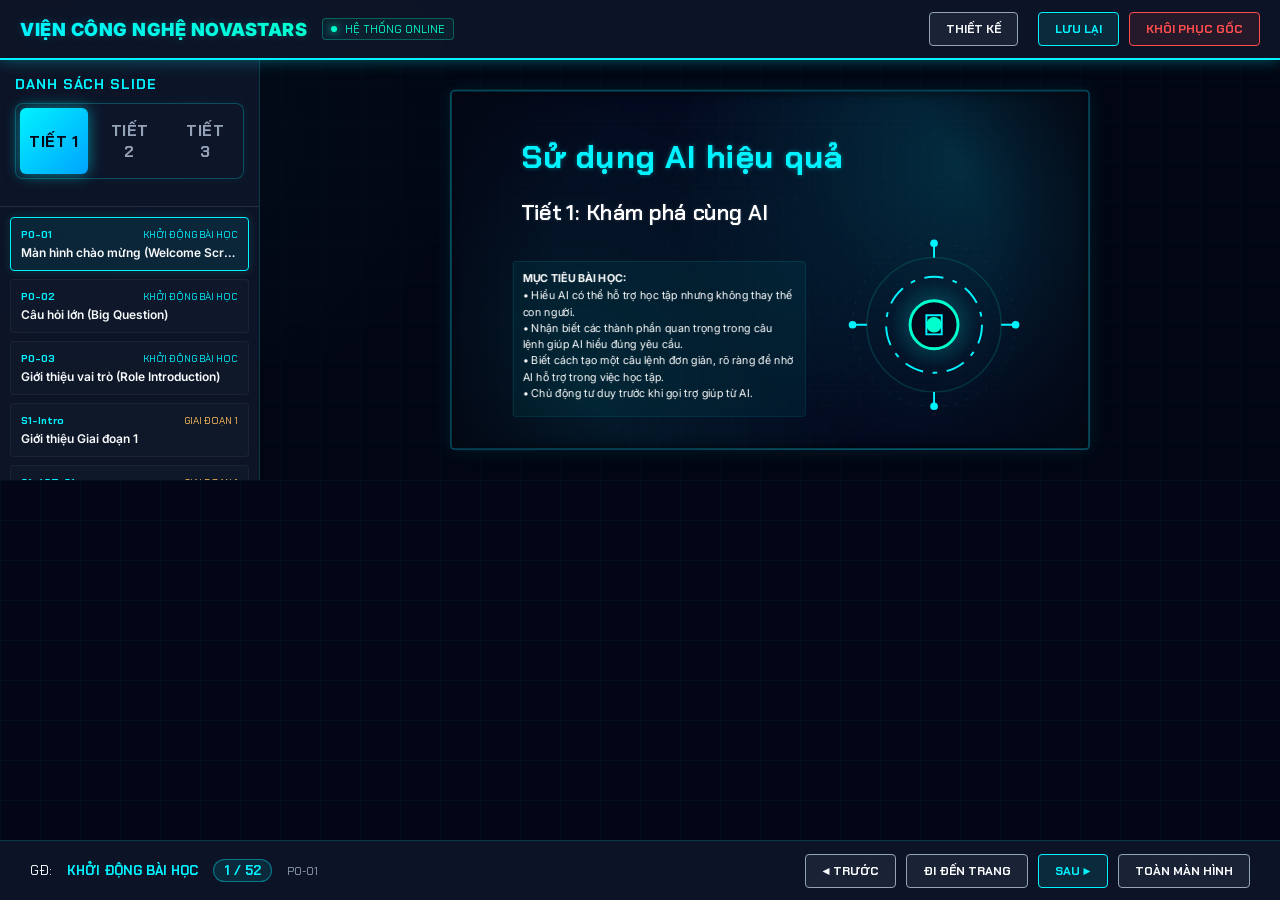
<file: index.html>
<!DOCTYPE html>
<html lang="vi">
<head>
  <meta charset="UTF-8">
  <meta name="viewport" content="width=device-width, initial-scale=1.0">
  <title>Hệ thống trình chiếu slide AI - Bài 6.18: Sử dụng AI hiệu quả</title>
  <link rel="stylesheet" href="styles.css?v=29">
</head>
<body>

  <!-- HEADER HOVER ZONE FOR PRESENTATION MODE -->
  <div class="header-hover-zone"></div>

  <!-- SYSTEM TOP HEADER -->
  <header>
    <div class="system-title">
      <div class="system-logo">VIỆN CÔNG NGHỆ NOVASTARS</div>
      <div class="system-status" id="system-status-indicator">HỆ THỐNG ONLINE</div>
    </div>
    
    <div class="system-controls">
      <!-- Mode Selection -->
      <button class="btn btn-secondary" id="mode-btn-design" onclick="toggleDesignMode()" style="margin-right: 10px;">Thiết Kế</button>

      <!-- File & Storage Operations -->
      <button class="btn btn-primary" onclick="saveSlides()">Lưu Lại</button>
      <button class="btn btn-danger" onclick="resetDefaultSlides()">Khôi Phục Gốc</button>
    </div>
  </header>

  <!-- CONTAINER GRID -->
  <div class="app-container" id="app-container">
    
    <!-- LEFT SIDEBAR: INDEX / SLIDES SELECTOR -->
    <aside class="sidebar">
      <div class="sidebar-header">
        <h2>DANH SÁCH SLIDE</h2>
        <div class="period-tabs">
          <button class="period-tab active" id="period-tab-t1" onclick="setPeriodFilter('t1')">Tiết 1</button>
          <button class="period-tab" id="period-tab-t2" onclick="setPeriodFilter('t2')">Tiết 2</button>
          <button class="period-tab" id="period-tab-t3" onclick="setPeriodFilter('t3')">Tiết 3</button>
        </div>
      </div>
      <div class="slide-list" id="slide-list-container">
        <!-- Rendered dynamically by app.js -->
      </div>
    </aside>

    <!-- MAIN DASHBOARD SCREEN (16:9 VIEWPORT) -->
    <main class="main-stage">
      <div class="slide-viewport" id="slide-viewport">
        <div class="slide-canvas" id="slide-canvas">
          <!-- Slide items rendered dynamically by app.js -->
        </div>
      </div>
    </main>

    <!-- RIGHT SIDEBAR: PROPERTIES INSPECTOR (DESIGN MODE) -->
    <aside class="inspector">
      <div class="inspector-header">
        <h2>THUỘC TÍNH BẢN VẼ</h2>
      </div>
      <div class="inspector-body">
        
        <!-- Element Creation Toolbox -->
        <div class="inspector-section">
          <h3>Thêm Đối Tượng</h3>
          <div class="inspector-grid">
            <button class="btn btn-primary" style="font-size: 10px; padding: 6px;" onclick="addNewElement('heading')">+ Tiêu đề</button>
            <button class="btn btn-primary" style="font-size: 10px; padding: 6px;" onclick="addNewElement('text')">+ Đoạn văn</button>
            <button class="btn btn-primary" style="font-size: 10px; padding: 6px;" onclick="addNewElement('box')">+ Bảng/Hộp</button>
            <button class="btn btn-primary" style="font-size: 10px; padding: 6px;" onclick="addNewElement('badge')">+ Nhãn nhỏ</button>
          </div>
        </div>

        <!-- Selected Element Inspector -->
        <div class="inspector-section" id="inspector-element-properties" style="display: none;">
          <h3>Chi Tiết Đối Tượng</h3>
          
          <!-- Content Input -->
          <div class="input-group" style="margin-bottom: 10px;">
            <label for="inspector-content">Nội dung (Hỗ trợ HTML)</label>
            <textarea class="input-field" id="inspector-content" rows="4" oninput="updateSelectedElementProperty('content', this.value)"></textarea>
          </div>

          <!-- Layout Config -->
          <div class="inspector-grid">
            <div class="input-group">
              <label for="inspector-x">Tọa độ X (%)</label>
              <input type="number" class="input-field" id="inspector-x" oninput="updateSelectedElementProperty('x', parseFloat(this.value))">
            </div>
            <div class="input-group">
              <label for="inspector-y">Tọa độ Y (%)</label>
              <input type="number" class="input-field" id="inspector-y" oninput="updateSelectedElementProperty('y', parseFloat(this.value))">
            </div>
            <div class="input-group">
              <label for="inspector-w">Chiều rộng (%)</label>
              <input type="number" class="input-field" id="inspector-w" oninput="updateSelectedElementProperty('w', parseFloat(this.value))">
            </div>
            <div class="input-group">
              <label for="inspector-h">Chiều cao (%)</label>
              <input type="number" class="input-field" id="inspector-h" oninput="updateSelectedElementProperty('h', parseFloat(this.value))">
            </div>
          </div>

          <!-- Styling Config -->
          <div class="inspector-grid" style="margin-top: 10px;">
            <div class="input-group">
              <label for="inspector-font-size">Cỡ chữ (px)</label>
              <input type="text" class="input-field" id="inspector-font-size" placeholder="18px" oninput="updateSelectedElementProperty('fontSize', this.value)">
            </div>
            <div class="input-group">
              <label for="inspector-color">Màu chữ</label>
              <input type="color" class="input-field" id="inspector-color" style="height: 30px; padding: 2px;" oninput="updateSelectedElementProperty('color', this.value)">
            </div>
            <div class="input-group">
              <label for="inspector-align">Căn lề</label>
              <select class="input-field" id="inspector-align" onchange="updateSelectedElementProperty('align', this.value)">
                <option value="left">Trái</option>
                <option value="center">Giữa</option>
                <option value="right">Phải</option>
              </select>
            </div>
            <div class="input-group">
              <label for="inspector-bg">Màu nền</label>
              <input type="text" class="input-field" id="inspector-bg" placeholder="transparent" oninput="updateSelectedElementProperty('bg', this.value)">
            </div>
          </div>

          <div style="margin-top: 15px; display: flex; gap: 10px;">
            <button class="btn btn-danger" style="flex: 1;" onclick="deleteSelectedElement()">Xoá Đối Tượng</button>
          </div>
        </div>

        <div id="inspector-no-selection" style="text-align: center; color: var(--text-muted); font-size: 13px; margin-top: 20px;">
          Chọn một đối tượng trên slide để chỉnh sửa thuộc tính.
        </div>

      </div>
    </aside>

  </div>

  <!-- BOTTOM CONTROL BAR: NAVIGATION & PAGE INFO -->
  <footer class="stage-footer">
    <div class="slide-nav-info">
      GĐ: <span id="current-slide-stage" style="color: var(--neon-blue); font-weight: bold;">PRE-LESSON</span>
      <span class="slide-number-badge" id="current-slide-number" onclick="jumpToPagePrompt()" title="Nhấp vào đây để nhảy nhanh đến trang slide...">1 / 53</span>
      <span id="current-slide-id" style="color: var(--text-secondary); font-size: 11px;">P0-01</span>
    </div>
    
    <div class="nav-buttons">
      <button class="btn btn-secondary" id="btn-prev" onclick="prevSlide()">◀ TRƯỚC</button>
      <button class="btn btn-secondary" id="btn-jump" onclick="jumpToPagePrompt()">ĐI ĐẾN TRANG</button>
      <button class="btn btn-primary" id="btn-next" onclick="nextSlide()">SAU ▶</button>
      <button class="btn btn-secondary" id="btn-fullscreen" onclick="toggleFullscreen()">TOÀN MÀN HÌNH</button>
    </div>
  </footer>

  <!-- LOAD APPLICATION DATA AND LOGIC -->
  <script src="slides_data.js?v=64"></script>
  <script src="app.js?v=73"></script>
</body>
</html>
</file>
<file: styles.css>
/* ==========================================================================
   DESIGN SYSTEM & CSS VARIABLES
   ========================================================================== */
@import url('https://fonts.googleapis.com/css2?family=Chakra+Petch:wght@400;500;600;700&family=Inter:wght@300;400;600;700&display=swap');

:root {
  --bg-darker: #020617;
  --bg-dark: #0f172a;
  --bg-card: rgba(30, 41, 59, 0.4);
  --border-neon-blue: rgba(0, 243, 255, 0.4);
  --border-neon-green: rgba(0, 255, 204, 0.4);
  
  --neon-blue: #00f3ff;
  --neon-green: #00ffcc;
  --neon-pink: #ff66b2;
  --neon-orange: #ffbd59;
  --neon-red: #ff4d4d;
  
  --text-primary: #f8fafc;
  --text-secondary: #94a3b8;
  --text-muted: #64748b;
  
  --font-cyber: 'Chakra Petch', sans-serif;
  --font-standard: 'Inter', sans-serif;
  
  --shadow-glow-blue: 0 0 15px rgba(0, 243, 255, 0.35);
  --shadow-glow-green: 0 0 15px rgba(0, 255, 204, 0.35);
  --shadow-glow-red: 0 0 15px rgba(255, 77, 77, 0.35);
  
  --font-boost: 1.15;
}

/* ==========================================================================
   GLOBAL RESET & LAYOUT
   ========================================================================== */
* {
  box-sizing: border-box;
  margin: 0;
  padding: 0;
}

body {
  font-family: var(--font-standard);
  background-color: var(--bg-darker);
  color: var(--text-primary);
  height: 100vh;
  display: flex;
  flex-direction: column;
  overflow: hidden;
  position: relative;
}

/* Cyber grid background */
body::before {
  content: '';
  position: absolute;
  top: 0; left: 0; right: 0; bottom: 0;
  background-image: 
    linear-gradient(rgba(0, 243, 255, 0.03) 1px, transparent 1px),
    linear-gradient(90deg, rgba(0, 243, 255, 0.03) 1px, transparent 1px);
  background-size: 40px 40px;
  z-index: 0;
  pointer-events: none;
}

/* Tech nodes glowing decoration */
body::after {
  content: '';
  position: absolute;
  top: -10%; left: -10%; width: 50%; height: 50%;
  background: radial-gradient(circle, rgba(0, 243, 255, 0.05) 0%, transparent 70%);
  z-index: 0;
  pointer-events: none;
}

/* ==========================================================================
   APPLICATION HEADER / SYSTEM BAR
   ========================================================================== */
header {
  height: 60px;
  background: rgba(15, 23, 42, 0.85);
  border-bottom: 2px solid var(--neon-blue);
  box-shadow: var(--shadow-glow-blue);
  display: flex;
  justify-content: space-between;
  align-items: center;
  padding: 0 20px;
  z-index: 10;
  backdrop-filter: blur(10px);
}

.system-title {
  display: flex;
  align-items: center;
  gap: 15px;
}

.system-logo {
  font-family: var(--font-standard);
  font-weight: 900;
  font-size: 18px;
  letter-spacing: 0.5px;
  background: linear-gradient(90deg, var(--neon-blue), var(--neon-green));
  -webkit-background-clip: text;
  -webkit-text-fill-color: transparent;
  text-shadow: 0 0 10px rgba(0, 243, 255, 0.2);
}

.system-status {
  display: flex;
  align-items: center;
  gap: 8px;
  font-family: var(--font-cyber);
  font-size: 11px;
  color: var(--neon-green);
  border: 1px solid rgba(0, 255, 204, 0.3);
  padding: 3px 8px;
  border-radius: 4px;
  background: rgba(0, 255, 204, 0.05);
}

.system-status::before {
  content: '';
  display: inline-block;
  width: 6px;
  height: 6px;
  background-color: var(--neon-green);
  border-radius: 50%;
  box-shadow: 0 0 8px var(--neon-green);
  animation: pulse 1.5s infinite;
}

.system-controls {
  display: flex;
  align-items: center;
  gap: 10px;
}

/* ==========================================================================
   BUTTONS & CONTROLS
   ========================================================================== */
.btn {
  font-family: var(--font-cyber);
  font-size: 12px;
  font-weight: 700;
  padding: 8px 16px;
  border-radius: 4px;
  cursor: pointer;
  display: flex;
  align-items: center;
  gap: 8px;
  transition: all 0.3s cubic-bezier(0.4, 0, 0.2, 1);
  text-transform: uppercase;
}

.btn-primary {
  background: rgba(0, 243, 255, 0.1);
  color: var(--neon-blue);
  border: 1px solid var(--neon-blue);
}

.btn-primary:hover {
  background: var(--neon-blue);
  color: var(--bg-darker);
  box-shadow: 0 0 15px var(--neon-blue);
}

.btn-secondary {
  background: rgba(148, 163, 184, 0.1);
  color: var(--text-primary);
  border: 1px solid var(--text-secondary);
}

.btn-secondary:hover {
  background: rgba(148, 163, 184, 0.2);
}

.btn-green {
  background: rgba(0, 255, 204, 0.1);
  color: var(--neon-green);
  border: 1px solid var(--neon-green);
}

.btn-green:hover {
  background: var(--neon-green);
  color: var(--bg-darker);
  box-shadow: 0 0 15px var(--neon-green);
}

.btn-danger {
  background: rgba(255, 77, 77, 0.1);
  color: var(--neon-red);
  border: 1px solid var(--neon-red);
}

.btn-danger:hover {
  background: var(--neon-red);
  color: #ffffff;
  box-shadow: 0 0 15px var(--neon-red);
}

.mode-selector {
  display: flex;
  background: rgba(30, 41, 59, 0.6);
  border-radius: 6px;
  padding: 3px;
  border: 1px solid rgba(255, 255, 255, 0.1);
}

.mode-btn {
  font-family: var(--font-cyber);
  font-size: 11px;
  font-weight: 700;
  padding: 6px 14px;
  border: none;
  background: transparent;
  color: var(--text-secondary);
  border-radius: 4px;
  cursor: pointer;
  transition: all 0.3s ease;
}

.mode-btn.active {
  background: var(--neon-blue);
  color: var(--bg-darker);
  box-shadow: var(--shadow-glow-blue);
}

/* ==========================================================================
   APP WORKSPACE GRID
   ========================================================================== */
.app-container {
  flex: 1;
  display: grid;
  grid-template-columns: 260px 1fr; /* Default: Navigation sidebar and slide canvas */
  position: relative;
  overflow: hidden;
  z-index: 1;
  transition: grid-template-columns 0.3s ease;
}

/* When in design mode, open inspector panel on the right */
.app-container.design-mode {
  grid-template-columns: 260px 1fr 300px;
}

/* When in full presentation mode, hide panels */
.app-container.present-mode {
  grid-template-columns: 0px 1fr 0px;
}

/* ==========================================================================
   LEFT PANEL: SLIDE INDEX
   ========================================================================== */
.sidebar {
  background: rgba(15, 23, 42, 0.85);
  border-right: 1px solid rgba(0, 243, 255, 0.15);
  display: flex;
  flex-direction: column;
  overflow: hidden;
  transition: all 0.3s ease;
}

.app-container.present-mode .sidebar {
  transform: translateX(-100%);
  width: 0px;
  border: none;
}

.sidebar-header {
  padding: 15px;
  border-bottom: 1px solid rgba(255, 255, 255, 0.1);
}

.sidebar-header h2 {
  font-family: var(--font-cyber);
  font-size: 14px;
  color: var(--neon-blue);
  letter-spacing: 1px;
}

.sidebar-search {
  margin-top: 10px;
  width: 100%;
  padding: 6px 10px;
  background: rgba(30, 41, 59, 0.5);
  border: 1px solid rgba(255, 255, 255, 0.15);
  border-radius: 4px;
  color: #fff;
  font-size: 12px;
}

.sidebar-search:focus {
  outline: none;
  border-color: var(--neon-blue);
  box-shadow: 0 0 5px rgba(0, 243, 255, 0.3);
}

.slide-list {
  flex: 1;
  overflow-y: auto;
  padding: 10px;
  display: flex;
  flex-direction: column;
  gap: 8px;
}

/* Scrollbar styling */
::-webkit-scrollbar {
  width: 6px;
  height: 6px;
}
::-webkit-scrollbar-track {
  background: rgba(15, 23, 42, 0.5);
}
::-webkit-scrollbar-thumb {
  background: rgba(0, 243, 255, 0.2);
  border-radius: 3px;
}
::-webkit-scrollbar-thumb:hover {
  background: rgba(0, 243, 255, 0.5);
}

.slide-item {
  padding: 10px;
  background: rgba(30, 41, 59, 0.2);
  border: 1px solid rgba(255, 255, 255, 0.05);
  border-radius: 4px;
  cursor: pointer;
  transition: all 0.2s ease;
  display: flex;
  flex-direction: column;
  gap: 4px;
}

.slide-item:hover {
  background: rgba(30, 41, 59, 0.5);
  border-color: rgba(0, 243, 255, 0.3);
}

.slide-item.active {
  background: rgba(0, 243, 255, 0.08);
  border-color: var(--neon-blue);
  box-shadow: 0 0 10px rgba(0, 243, 255, 0.15);
}

.slide-item-meta {
  display: flex;
  justify-content: space-between;
  font-family: var(--font-cyber);
  font-size: 10px;
}

.slide-item-stage {
  color: var(--text-muted);
}

.slide-item.active .slide-item-stage {
  color: var(--neon-green);
}

.slide-item-id {
  color: var(--neon-blue);
  font-weight: 700;
}

.slide-item-title {
  font-size: 12px;
  font-weight: 600;
  color: var(--text-primary);
  white-space: nowrap;
  overflow: hidden;
  text-overflow: ellipsis;
}

/* ==========================================================================
   CENTER STAGE: SLIDE DISPLAY
   ========================================================================== */
.main-stage {
  display: flex;
  flex-direction: column;
  justify-content: center;
  align-items: center;
  padding: 30px;
  background: rgba(3, 7, 18, 0.6);
  position: relative;
  overflow: hidden;
}

.app-container.present-mode .main-stage {
  padding: 0;
  background: #000;
}

/* 16:9 Slide aspect container */
.slide-viewport {
  width: 90%;
  max-width: 1080px;
  aspect-ratio: 16 / 9;
  position: relative;
  background: #070d19;
  border: 3px solid rgba(0, 243, 255, 0.25);
  box-shadow: 0 0 30px rgba(0, 243, 255, 0.1), inset 0 0 20px rgba(0, 0, 0, 0.8);
  border-radius: 8px;
  overflow: hidden;
  transform-origin: center;
  transition: all 0.3s cubic-bezier(0.4, 0, 0.2, 1);
  display: flex;
  user-select: text;
  flex-shrink: 0;
}

/* Digital grid overlay on slide viewport */
.slide-viewport::before {
  content: '';
  position: absolute;
  top: 0; left: 0; width: 100%; height: 100%;
  background: 
    radial-gradient(circle at 50% 50%, transparent 60%, rgba(3, 7, 18, 0.9) 100%),
    linear-gradient(rgba(255, 255, 255, 0.007) 1px, transparent 1px),
    linear-gradient(90deg, rgba(255, 255, 255, 0.007) 1px, transparent 1px);
  background-size: 100% 100%, 2% 2%, 2% 2%;
  z-index: 1;
  pointer-events: none;
}



/* Interactive elements container within slide */
.slide-canvas {
  position: relative;
  width: 100%;
  height: 100%;
  z-index: 3;
}

/* ==========================================================================
   DYNAMIC SLIDE VISUAL THEMES
   ========================================================================== */
.welcome-bg {
  background: radial-gradient(circle at 80% 20%, rgba(0, 243, 255, 0.15) 0%, transparent 50%),
              radial-gradient(circle at 20% 80%, rgba(0, 255, 204, 0.08) 0%, transparent 50%),
              #03091e;
}

.dashboard-bg {
  background: radial-gradient(circle at 50% 50%, rgba(10, 25, 60, 0.9) 0%, #030816 100%);
}

.digital-workspace {
  background: linear-gradient(135deg, #020817 0%, #0c1a35 100%);
}

.stage-bg {
  background: radial-gradient(circle at 50% -20%, rgba(0, 243, 255, 0.25) 0%, transparent 60%),
              #020617;
}

/* Stage Gate visuals styling */
.stage-intro-content {
  display: flex;
  flex-direction: column;
  justify-content: center;
  align-items: center;
  height: 100%;
  text-align: center;
}

/* ==========================================================================
   SLIDE ELEMENTS
   ========================================================================== */
.slide-element {
  position: absolute;
  padding: 10px;
  box-sizing: border-box;
  display: flex;
  flex-direction: column;
  justify-content: center;
  transition: outline 0.15s ease;
  line-height: 1.5;
  word-break: break-word;
  font-size: calc(16px * var(--font-boost, 1.25) * var(--slide-scale, 1));
  user-select: text;
}

.slide-element.selected {
  outline: 2px dashed var(--neon-blue);
  box-shadow: 0 0 10px rgba(0, 243, 255, 0.3);
}

.slide-element.heading {
  font-family: var(--font-cyber);
  font-weight: 700;
  letter-spacing: 1px;
  text-shadow: 0 0 8px rgba(0, 243, 255, 0.4);
}

.slide-element.subheading {
  font-family: var(--font-cyber);
  font-weight: 600;
  text-shadow: 0 0 5px rgba(255, 255, 255, 0.2);
}

.slide-element.badge {
  font-family: var(--font-cyber);
  font-weight: 900;
  letter-spacing: 2px;
  border-radius: 4px;
}

.slide-element.box {
  border-radius: 6px;
  padding: 15px;
  background: rgba(30, 41, 59, 0.4);
  border: 1px solid rgba(255, 255, 255, 0.1);
  justify-content: flex-start;
  backdrop-filter: blur(5px);
  overflow-y: auto;
}

.slide-element.box::-webkit-scrollbar,
.slide-element.alert::-webkit-scrollbar {
  width: 4px;
}
.slide-element.box::-webkit-scrollbar-thumb,
.slide-element.alert::-webkit-scrollbar-thumb {
  background: rgba(0, 243, 255, 0.3);
  border-radius: 2px;
}

.slide-element.alert {
  border-radius: 6px;
  padding: 15px;
  justify-content: flex-start;
  background: rgba(255, 77, 77, 0.05);
  border: 1px solid rgba(255, 77, 77, 0.3);
  box-shadow: 0 0 15px rgba(255, 77, 77, 0.1);
  overflow-y: auto;
}

/* ==========================================================================
   SVG & VISUAL MOCKUPS (AI Art/Tech Nodes)
   ========================================================================== */
.slide-element.visual {
  display: flex;
  align-items: center;
  justify-content: center;
  overflow: hidden;
}

.tech-visual-container {
  width: 100%;
  height: 100%;
  display: flex;
  align-items: center;
  justify-content: center;
}

.tech-visual-svg {
  width: 100%;
  height: 100%;
  max-width: 100%;
  max-height: 100%;
}

/* ==========================================================================
   EDITOR DRAG & RESIZE HANDLE SYSTEM
   ========================================================================== */
.app-container.design-mode .slide-element {
  cursor: move;
  outline: 1px dashed rgba(255, 255, 255, 0.2);
}

.app-container.design-mode .slide-element:hover {
  outline: 1px dashed var(--neon-blue);
  background: rgba(0, 243, 255, 0.02);
}

/* Resize handles (8-point system) */
.resize-handle {
  display: none;
  position: absolute;
  width: 8px;
  height: 8px;
  background-color: var(--neon-blue);
  border: 1px solid var(--bg-darker);
  border-radius: 50%;
  z-index: 100;
}

.slide-element.selected .resize-handle {
  display: block;
}

.handle-nw { top: -4px; left: -4px; cursor: nwse-resize; }
.handle-n  { top: -4px; left: calc(50% - 4px); cursor: ns-resize; }
.handle-ne { top: -4px; right: -4px; cursor: nesw-resize; }
.handle-e  { top: calc(50% - 4px); right: -4px; cursor: ew-resize; }
.handle-se { bottom: -4px; right: -4px; cursor: nwse-resize; }
.handle-s  { bottom: -4px; left: calc(50% - 4px); cursor: ns-resize; }
.handle-sw { bottom: -4px; left: -4px; cursor: nesw-resize; }
.handle-w  { top: calc(50% - 4px); left: -4px; cursor: ew-resize; }

/* Quick Delete button when selected in edit mode */
.element-delete-btn {
  display: none;
  position: absolute;
  top: -24px;
  right: -4px;
  width: 20px;
  height: 20px;
  background: var(--neon-red);
  color: #fff;
  border-radius: 50%;
  text-align: center;
  line-height: 18px;
  font-size: 12px;
  font-weight: bold;
  cursor: pointer;
  z-index: 101;
  border: 1px solid var(--bg-darker);
  box-shadow: var(--shadow-glow-red);
}

.slide-element.selected .element-delete-btn {
  display: block;
}

/* ==========================================================================
   RIGHT PANEL: PROPERTIES INSPECTOR
   ========================================================================== */
.inspector {
  background: rgba(15, 23, 42, 0.85);
  border-left: 1px solid rgba(0, 243, 255, 0.15);
  display: flex;
  flex-direction: column;
  overflow: hidden;
  transition: all 0.3s ease;
}

/* Hidden by default unless design-mode is active */
.app-container:not(.design-mode) .inspector {
  width: 0px;
  border: none;
  transform: translateX(100%);
}

.inspector-header {
  padding: 15px;
  border-bottom: 1px solid rgba(255, 255, 255, 0.1);
  display: flex;
  justify-content: space-between;
  align-items: center;
}

.inspector-header h2 {
  font-family: var(--font-cyber);
  font-size: 14px;
  color: var(--neon-pink);
  letter-spacing: 1px;
}

.inspector-body {
  flex: 1;
  overflow-y: auto;
  padding: 15px;
  display: flex;
  flex-direction: column;
  gap: 15px;
}

.inspector-section {
  display: flex;
  flex-direction: column;
  gap: 8px;
  border-bottom: 1px solid rgba(255, 255, 255, 0.05);
  padding-bottom: 15px;
}

.inspector-section h3 {
  font-family: var(--font-cyber);
  font-size: 11px;
  color: var(--text-secondary);
  text-transform: uppercase;
}

.inspector-grid {
  display: grid;
  grid-template-columns: 1fr 1fr;
  gap: 10px;
}

.input-group {
  display: flex;
  flex-direction: column;
  gap: 4px;
}

.input-group label {
  font-size: 10px;
  color: var(--text-muted);
}

.input-field {
  width: 100%;
  padding: 6px 8px;
  background: rgba(30, 41, 59, 0.5);
  border: 1px solid rgba(255, 255, 255, 0.1);
  border-radius: 4px;
  color: #fff;
  font-size: 12px;
}

.input-field:focus {
  outline: none;
  border-color: var(--neon-pink);
}

/* ==========================================================================
   PLAYBACK FOOTER CONTROLS
   ========================================================================== */
.stage-footer {
  height: 60px;
  background: rgba(15, 23, 42, 0.85);
  border-top: 1px solid rgba(0, 243, 255, 0.15);
  display: flex;
  justify-content: space-between;
  align-items: center;
  padding: 0 30px;
  z-index: 10;
  backdrop-filter: blur(10px);
}

.app-container.present-mode .stage-footer {
  position: absolute;
  bottom: 0; left: 0; right: 0;
  background: rgba(10, 15, 30, 0.95);
  opacity: 0;
  transform: translateY(100%);
  transition: all 0.3s ease;
}

/* Hover active area at the bottom to slide up controls during full screen presentation */
.app-container.present-mode:hover .stage-footer {
  opacity: 1;
  transform: translateY(0);
}

.slide-nav-info {
  font-family: var(--font-cyber);
  font-size: 13px;
  color: var(--text-primary);
  display: flex;
  align-items: center;
  gap: 15px;
}

.slide-number-badge {
  background: rgba(0, 243, 255, 0.1);
  color: var(--neon-blue);
  border: 1px solid var(--border-neon-blue);
  padding: 2px 10px;
  border-radius: 12px;
  font-weight: 700;
  cursor: pointer;
  transition: all 0.2s ease;
}

.slide-number-badge:hover {
  background: var(--neon-blue);
  color: var(--bg-darker);
  box-shadow: 0 0 10px var(--neon-blue);
}

.nav-buttons {
  display: flex;
  gap: 10px;
}

/* ==========================================================================
   ANIMATIONS & TECH ENHANCEMENTS
   ========================================================================== */
@keyframes pulse {
  0% { transform: scale(1); opacity: 0.8; }
  50% { transform: scale(1.2); opacity: 1; box-shadow: 0 0 12px var(--neon-green); }
  100% { transform: scale(1); opacity: 0.8; }
}



/* Glowing text classes */
.glow-text {
  text-shadow: 0 0 10px rgba(255, 189, 89, 0.4);
}

/* Rich visuals items */
.workspace-card {
  transition: all 0.3s ease;
}
.workspace-card:hover {
  transform: translateY(-5px);
  box-shadow: 0 5px 15px rgba(0, 0, 0, 0.5);
}

table th {
  font-family: var(--font-cyber);
}

/* Fullscreen scaling helper */
.fullscreen-ready {
  max-width: none !important;
  border: none !important;
  border-radius: 0 !important;
  box-shadow: none !important;
}

/* Inline text editable border styling */
.slide-element[contenteditable="true"] {
  outline: 2px solid var(--neon-pink) !important;
  cursor: text !important;
}

/* ==========================================================================
   CLASSROOM GAMES & CONTROLS INTERACTIVE STYLE
   ========================================================================== */
.s4-text-part {
  border: 1px transparent;
  padding: 2px 6px;
  border-radius: 4px;
}
.s4-text-part:hover {
  background: rgba(255,255,255,0.05);
}

.workspace-card {
  user-select: none;
  transition: all 0.2s ease;
}
.workspace-card:active {
  transform: scale(0.97);
}

.workspace-card.selected {
  outline: 2px solid var(--neon-blue);
  box-shadow: 0 0 10px rgba(0,243,255,0.5);
}

.workspace-card.matched {
  background: rgba(0,255,204,0.15) !important;
  border-color: var(--neon-green) !important;
  color: var(--neon-green) !important;
  cursor: not-allowed !important;
  box-shadow: 0 0 8px rgba(0,255,204,0.2);
}

.workspace-card.incorrect {
  background: rgba(255,77,77,0.15) !important;
  border-color: var(--neon-red) !important;
  color: var(--neon-red) !important;
  animation: shake 0.4s ease;
}

@keyframes shake {
  0%, 100% { transform: translateX(0); }
  25% { transform: translateX(-5px); }
  75% { transform: translateX(5px); }
}

/* Floating Countdown Timer Style (Scaled & Enlarged) */
.countdown-timer-widget {
  position: absolute;
  top: calc(15px * var(--slide-scale, 1));
  right: calc(15px * var(--slide-scale, 1));
  background: rgba(15, 23, 42, 0.85);
  border: 1px solid rgba(0, 243, 255, 0.3);
  padding: calc(10px * var(--slide-scale, 1)) calc(20px * var(--slide-scale, 1));
  border-radius: calc(30px * var(--slide-scale, 1));
  display: flex;
  align-items: center;
  gap: calc(15px * var(--slide-scale, 1));
  z-index: 100;
  backdrop-filter: blur(10px);
  font-family: var(--font-cyber);
  font-size: calc(18px * var(--slide-scale, 1));
  color: var(--neon-blue);
  box-shadow: var(--shadow-glow-blue);
}

.countdown-timer-widget.time-up {
  border-color: var(--neon-red);
  color: var(--neon-red);
  box-shadow: var(--shadow-glow-red);
  animation: alarm-pulse 1s infinite alternate;
}

@keyframes alarm-pulse {
  0% { transform: scale(1); opacity: 0.9; }
  100% { transform: scale(1.05); opacity: 1; box-shadow: 0 0 15px var(--neon-red); }
}

.timer-digits {
  font-weight: 700;
  font-size: calc(26px * var(--slide-scale, 1));
  min-width: calc(80px * var(--slide-scale, 1));
  text-align: center;
  cursor: text;
  outline: none;
  border-radius: 4px;
  transition: background 0.2s;
}

.timer-digits:focus {
  background: rgba(0, 243, 255, 0.15);
}

.timer-ctrl {
  background: transparent;
  border: none;
  color: var(--text-secondary);
  cursor: pointer;
  padding: calc(4px * var(--slide-scale, 1)) calc(8px * var(--slide-scale, 1));
  font-size: calc(16px * var(--slide-scale, 1));
  display: flex;
  align-items: center;
  justify-content: center;
  transition: color 0.2s;
}

.timer-ctrl:hover {
  color: var(--neon-blue);
}

.countdown-timer-widget.time-up .timer-ctrl:hover {
  color: var(--neon-red);
}

.timer-dropdown {
  position: absolute;
  top: calc(50px * var(--slide-scale, 1));
  right: 0;
  background: #0f172a;
  border: 1px solid rgba(0, 243, 255, 0.2);
  border-radius: calc(8px * var(--slide-scale, 1));
  padding: 5px 0;
  display: none;
  flex-direction: column;
  z-index: 101;
  box-shadow: 0 5px 15px rgba(0,0,0,0.5);
  width: calc(130px * var(--slide-scale, 1));
}

.timer-dropdown option {
  padding: calc(8px * var(--slide-scale, 1)) calc(16px * var(--slide-scale, 1));
  cursor: pointer;
  font-size: calc(15px * var(--slide-scale, 1));
  color: var(--text-secondary);
  font-family: var(--font-standard);
  transition: all 0.2s;
}

.timer-dropdown option:hover {
  background: rgba(0, 243, 255, 0.1);
  color: var(--neon-blue);
}

/* Header auto-reveal zone in present mode */
.header-hover-zone {
  position: absolute;
  top: 0;
  left: 0;
  right: 0;
  height: 15px;
  z-index: 999;
  pointer-events: all;
  display: none;
}
body.present-mode .header-hover-zone {
  display: block;
}

/* Hide header when body is in present-mode */
body.present-mode header {
  position: absolute;
  top: 0;
  left: 0;
  right: 0;
  opacity: 0;
  transform: translateY(-100%);
  transition: all 0.3s ease;
  z-index: 1000;
}

/* Show header when hovering at the top of the screen */
body.present-mode header:hover,
body.present-mode .header-hover-zone:hover + header {
  opacity: 1;
  transform: translateY(0);
}

/* Period Tabs Styling */
.period-tabs {
  display: flex;
  margin-top: 10px;
  margin-bottom: 12px;
  gap: 8px;
  background: rgba(15, 23, 42, 0.6);
  border-radius: 8px;
  padding: 4px;
  border: 1px solid rgba(0, 243, 255, 0.25);
  box-shadow: 0 0 10px rgba(0, 243, 255, 0.05);
}

.period-tab {
  flex: 1;
  font-family: var(--font-cyber);
  font-size: 16px;
  font-weight: 800;
  padding: 12px 8px;
  border: none;
  background: transparent;
  color: var(--text-secondary);
  border-radius: 6px;
  cursor: pointer;
  transition: all 0.25s cubic-bezier(0.4, 0, 0.2, 1);
  text-align: center;
  text-transform: uppercase;
  letter-spacing: 0.5px;
}

.period-tab:hover {
  color: var(--neon-blue);
  background: rgba(0, 243, 255, 0.08);
  transform: translateY(-1px);
}

.period-tab.active {
  background: linear-gradient(135deg, var(--neon-blue), #00a3ff);
  color: var(--bg-darker);
  box-shadow: 0 0 15px rgba(0, 243, 255, 0.5);
  font-weight: 900;
}

/* Styling for Locked Period Tabs */
.period-tab.locked {
  color: var(--text-muted);
  opacity: 0.75;
}

.period-tab.locked:hover {
  color: var(--neon-orange);
  background: rgba(255, 189, 89, 0.08);
  transform: translateY(-1px);
}

.period-tab.locked.active {
  background: linear-gradient(135deg, var(--neon-orange), #ff9900);
  color: var(--bg-darker);
  box-shadow: 0 0 15px rgba(255, 189, 89, 0.5);
  font-weight: 900;
}

/* Beautiful Spaceship Control Panel Locked State */
.locked-slide-container {
  display: flex;
  flex-direction: column;
  justify-content: center;
  align-items: center;
  height: 100%;
  text-align: center;
  padding: calc(40px * var(--slide-scale, 1));
  background: radial-gradient(circle at 50% 50%, rgba(255, 189, 89, 0.1) 0%, #030816 100%);
  border: calc(2px * var(--slide-scale, 1)) dashed var(--neon-orange);
  box-shadow: 0 0 calc(20px * var(--slide-scale, 1)) rgba(255, 189, 89, 0.15);
  border-radius: calc(8px * var(--slide-scale, 1));
  box-sizing: border-box;
}

.locked-slide-container .lock-icon {
  font-size: calc(64px * var(--slide-scale, 1));
  margin-bottom: calc(20px * var(--slide-scale, 1));
  animation: lock-blink 2s infinite alternate;
  text-shadow: 0 0 calc(20px * var(--slide-scale, 1)) var(--neon-orange);
}

.locked-slide-container .locked-title {
  font-family: var(--font-cyber);
  font-size: calc(28px * var(--slide-scale, 1));
  color: var(--neon-orange);
  font-weight: 900;
  margin-bottom: calc(10px * var(--slide-scale, 1));
  letter-spacing: 1px;
}

.locked-slide-container .locked-subtitle {
  font-size: calc(20px * var(--slide-scale, 1));
  color: var(--text-primary);
  margin-bottom: calc(15px * var(--slide-scale, 1));
}

.locked-slide-container .locked-desc {
  font-size: calc(15px * var(--slide-scale, 1));
  color: var(--text-secondary);
  max-width: calc(600px * var(--slide-scale, 1));
  line-height: 1.6;
}

@keyframes lock-blink {
  0% { opacity: 0.6; transform: scale(0.95); }
  100% { opacity: 1; transform: scale(1.05); }
}

/* Placeholder styling for empty contenteditable elements */
[contenteditable="true"]:empty:before {
  content: attr(placeholder);
  color: var(--text-muted);
  opacity: 0.6;
  pointer-events: none;
}



/* Tiết 3 Interactivity */
.interactive-card {
  transition: transform 0.2s ease, box-shadow 0.2s ease;
  cursor: pointer;
}
.interactive-card:hover {
  transform: translateY(-5px) scale(1.02);
  box-shadow: 0 8px 20px rgba(0, 243, 255, 0.4);
}
.interactive-card.orange:hover {
  box-shadow: 0 8px 20px rgba(255, 189, 89, 0.4);
}
.interactive-card.pink:hover {
  box-shadow: 0 8px 20px rgba(255, 102, 178, 0.4);
}
.interactive-card.green:hover {
  box-shadow: 0 8px 20px rgba(46, 184, 46, 0.4);
}
/* SVG Animations */
@keyframes spin-slow {
  100% { transform: rotate(360deg); }
}
@keyframes pulse-glow {
  0%, 100% { opacity: 0.7; transform: scale(0.98); }
  50% { opacity: 1; transform: scale(1.02); }
}
@keyframes float-up-down {
  0%, 100% { transform: translateY(0); }
  50% { transform: translateY(-10px); }
}
@keyframes dash-move {
  to { stroke-dashoffset: -20; }
}
@keyframes blink-fast {
  0%, 100% { opacity: 1; }
  50% { opacity: 0.3; }
}

.spin-slow {
  transform-origin: center;
  animation: spin-slow 10s linear infinite;
}
.pulse-glow {
  transform-origin: center;
  animation: pulse-glow 2s ease-in-out infinite;
}
.float-up-down {
  animation: float-up-down 3s ease-in-out infinite;
}
.dash-move {
  animation: dash-move 1s linear infinite;
}
.blink-fast {
  animation: blink-fast 1.5s ease-in-out infinite;
}
/* --- Interactive Hover Effects --- */
.tech-visual-container {
  transition: all 0.3s ease;
  cursor: pointer;
}
.tech-visual-container:hover {
  transform: scale(1.05);
  filter: brightness(1.2);
}

.glass-card, .glass-panel, .info-box {
  transition: all 0.3s ease;
}
.glass-card:hover, .glass-panel:hover, .info-box:hover {
  transform: translateY(-5px);
  box-shadow: 0 10px 25px rgba(0, 243, 255, 0.2);
}

/* Make SVG elements inside interactive containers have slightly brighter animations on hover */
.tech-visual-container:hover .pulse-glow {
  animation-duration: 1.5s;
}
</file>
